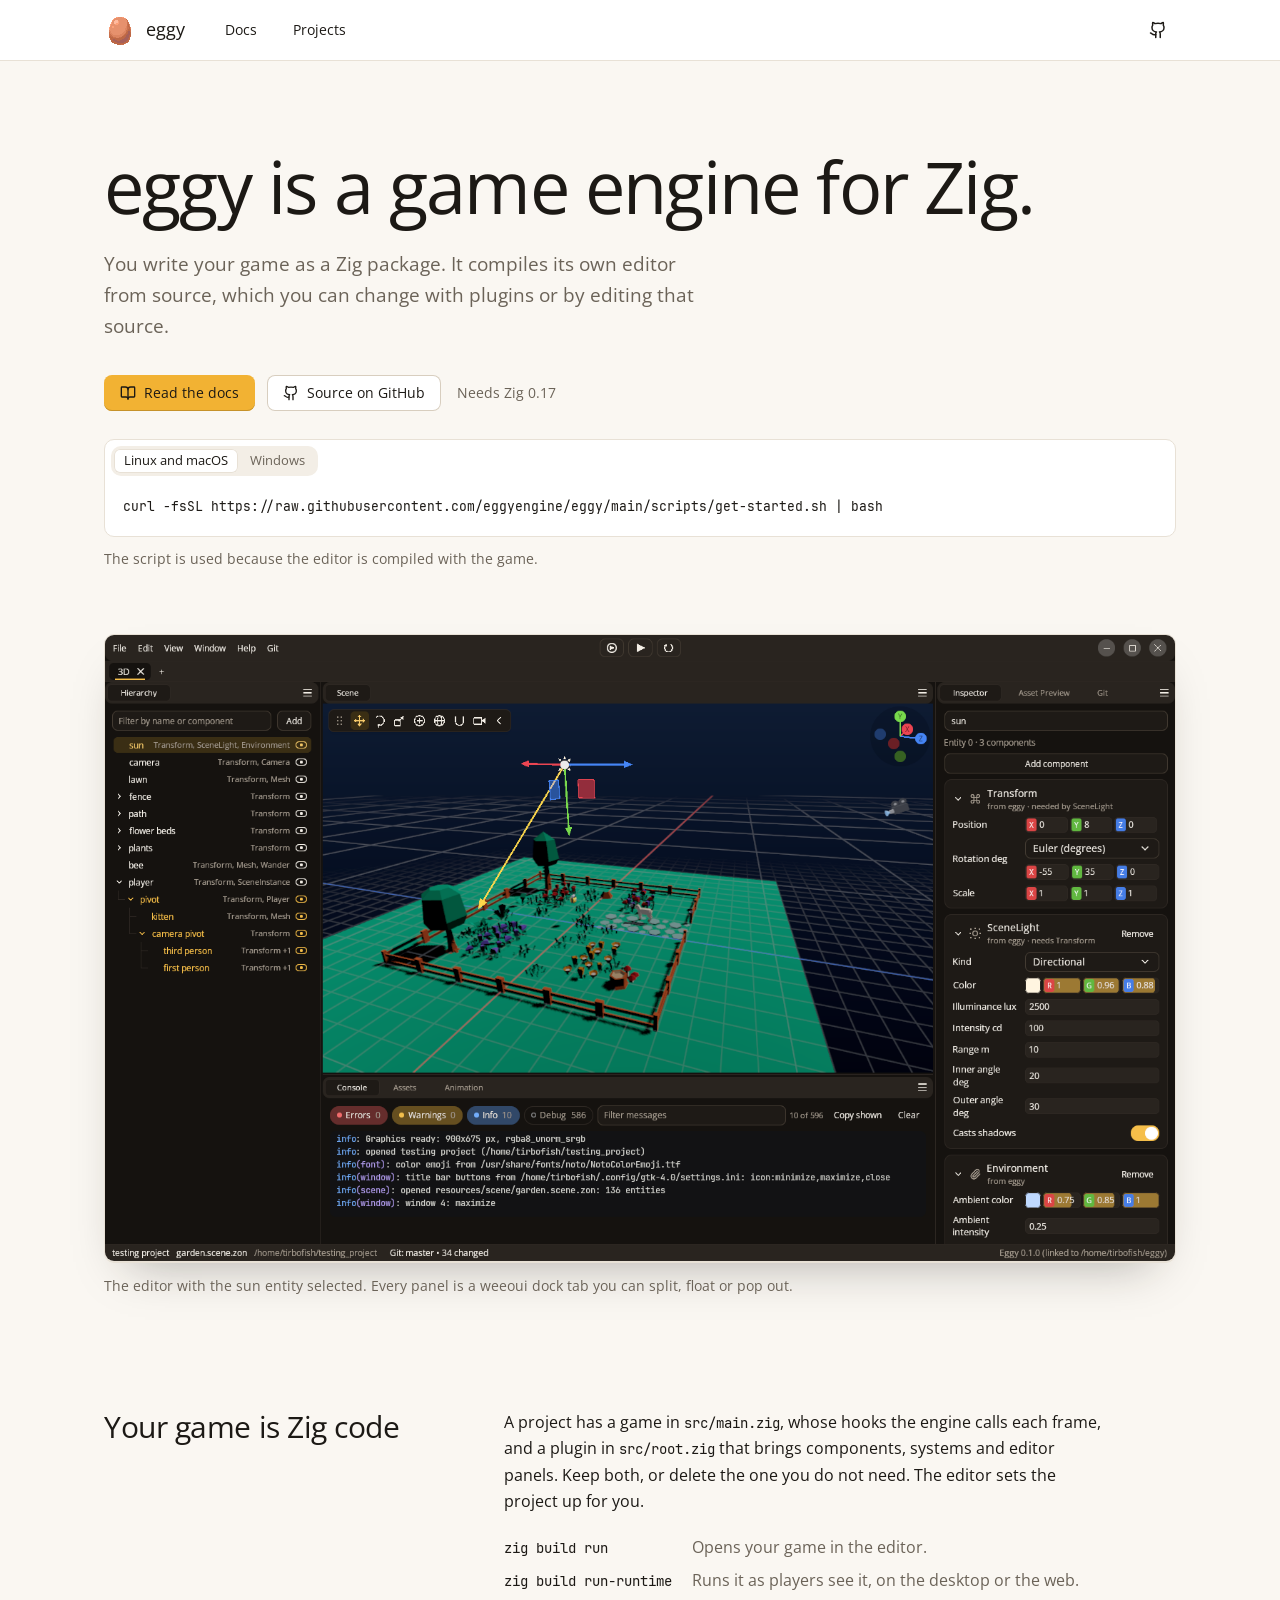
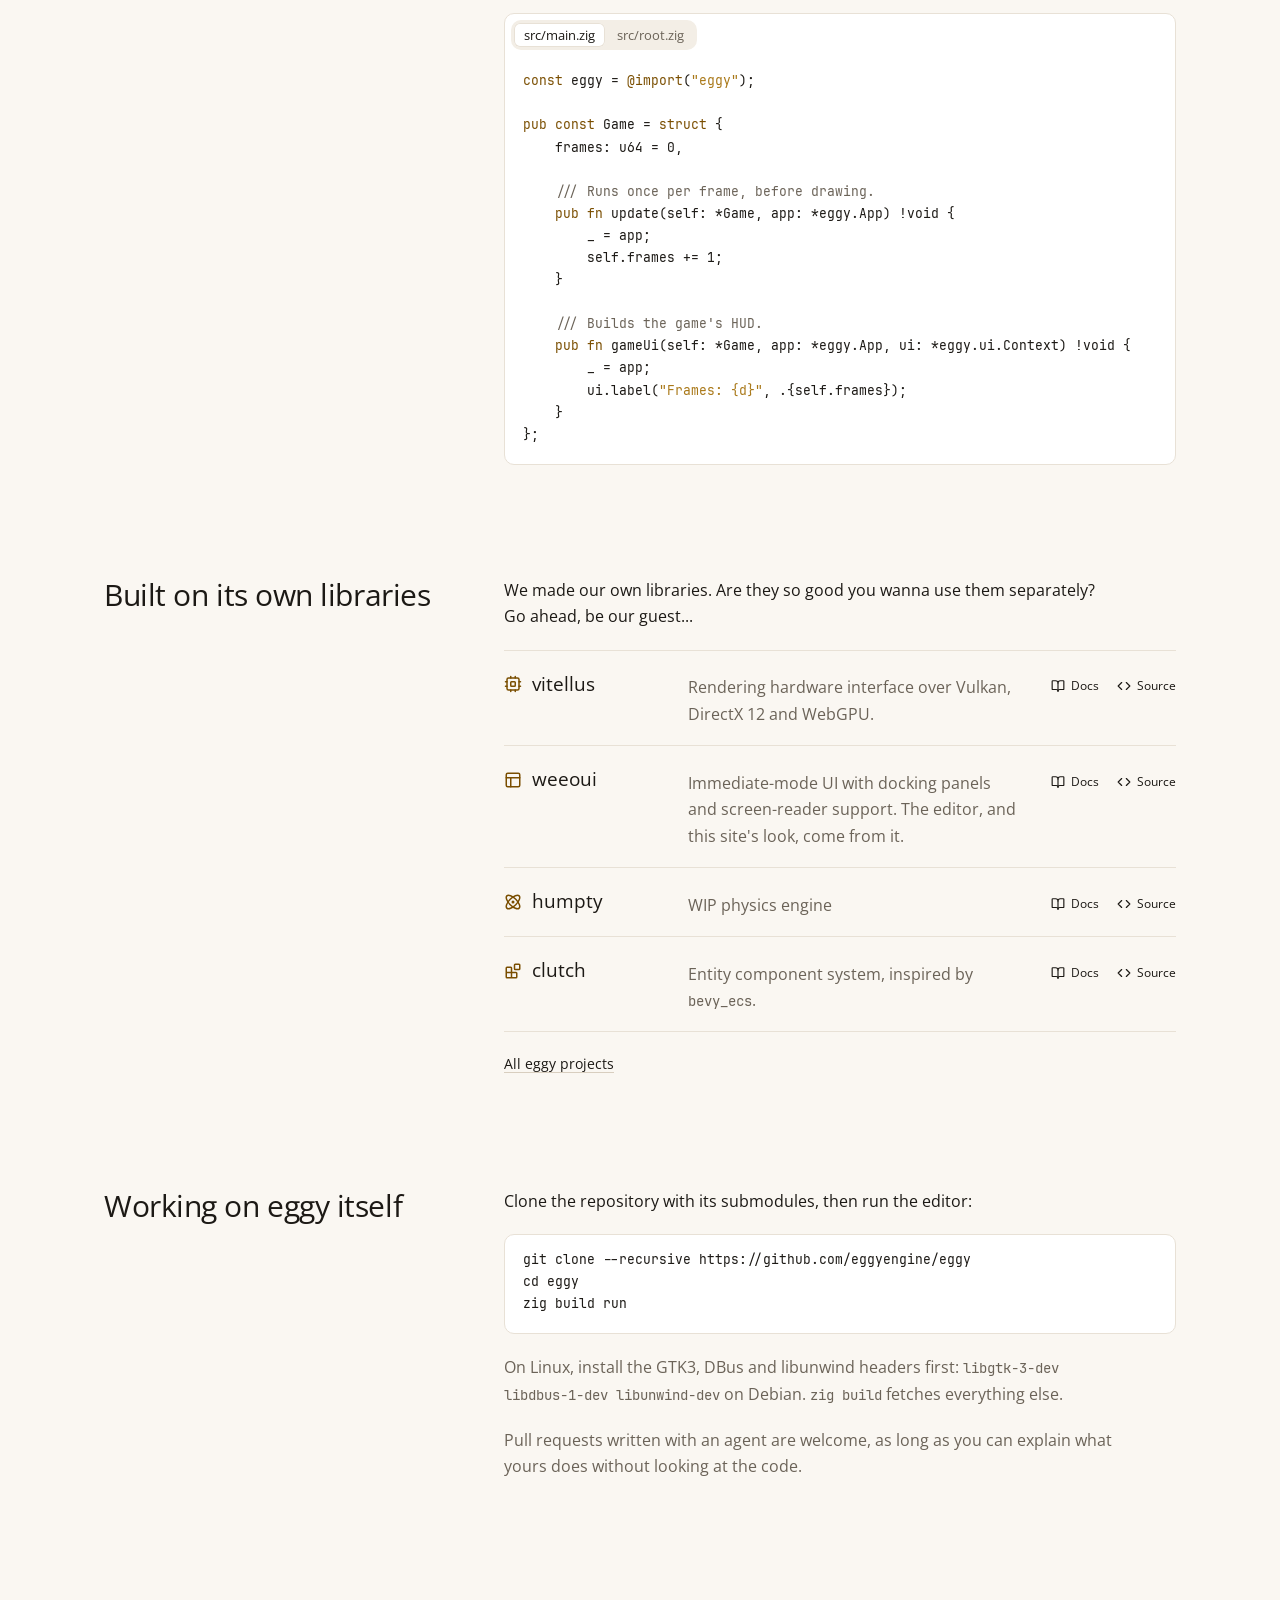
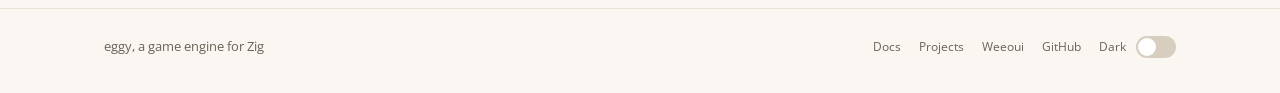
<file: index.html>
<!doctype html>
<html lang="en">
<head>
  <meta charset="utf-8">
  <meta name="viewport" content="width=device-width, initial-scale=1">
  <title>eggy: a game engine for Zig</title>
  <meta name="description" content="eggy is a game engine for Zig. Your game is a Zig package that compiles its own editor from source.">
  <meta name="theme-color" content="#faf7f2" media="(prefers-color-scheme: light)">
  <meta name="theme-color" content="#15120f" media="(prefers-color-scheme: dark)">
  <link rel="icon" href="assets/icon.svg" type="image/svg+xml">
  <link rel="apple-touch-icon" href="assets/icon.png">
  <link rel="preload" href="assets/fonts/OpenSans-Regular.ttf" as="font" type="font/ttf" crossorigin>
  <link rel="stylesheet" href="style.css">
  <script>
    // Apply a saved theme before first paint; with none saved, the page follows the system.
    try { const saved = localStorage.getItem('theme'); if (saved) document.documentElement.dataset.theme = saved; } catch {}
  </script>
</head>
<body>
  <svg class="sprite" aria-hidden="true">
    <symbol id="i-docs" viewBox="0 0 24 24"><path d="M12 7v14"/><path d="M3 18a1 1 0 0 1-1-1V4a1 1 0 0 1 1-1h5a4 4 0 0 1 4 4 4 4 0 0 1 4-4h5a1 1 0 0 1 1 1v13a1 1 0 0 1-1 1h-6a3 3 0 0 0-3 3 3 3 0 0 0-3-3z"/></symbol>
    <symbol id="i-source" viewBox="0 0 24 24"><path d="m16 18 6-6-6-6M8 6l-6 6 6 6"/></symbol>
    <symbol id="i-github" viewBox="0 0 24 24"><path d="M15 22v-4a4.8 4.8 0 0 0-1-3.5c3 0 6-2 6-5.5.08-1.25-.27-2.48-1-3.5.28-1.15.28-2.35 0-3.5 0 0-1 0-3 1.5-2.64-.5-5.36-.5-8 0C6 2 5 2 5 2c-.3 1.15-.3 2.35 0 3.5A5.4 5.4 0 0 0 4 9c0 3.5 3 5.5 6 5.5-.39.49-.68 1.05-.85 1.65-.17.6-.22 1.23-.15 1.85v4"/><path d="M9 18c-4.51 2-5-2-7-2"/></symbol>
    <symbol id="i-vitellus" viewBox="0 0 24 24"><rect width="16" height="16" x="4" y="4" rx="2"/><rect width="6" height="6" x="9" y="9" rx="1"/><path d="M15 2v2M15 20v2M2 15h2M2 9h2M20 15h2M20 9h2M9 2v2M9 20v2"/></symbol>
    <symbol id="i-weeoui" viewBox="0 0 24 24"><rect width="18" height="18" x="3" y="3" rx="2"/><path d="M3 9h18M9 21V9"/></symbol>
    <symbol id="i-humpty" viewBox="0 0 24 24"><circle cx="12" cy="12" r="1"/><path d="M20.2 20.2c2.04-2.03.02-7.36-4.5-11.9-4.54-4.52-9.87-6.54-11.9-4.5-2.04 2.03-.02 7.36 4.5 11.9 4.54 4.52 9.87 6.54 11.9 4.5Z"/><path d="M15.7 15.7c4.52-4.54 6.54-9.87 4.5-11.9-2.03-2.04-7.36-.02-11.9 4.5-4.52 4.54-6.54 9.87-4.5 11.9 2.03 2.04 7.36.02 11.9-4.5Z"/></symbol>
    <symbol id="i-clutch" viewBox="0 0 24 24"><rect width="7" height="7" x="14" y="3" rx="1"/><path d="M10 21V8a1 1 0 0 0-1-1H4a1 1 0 0 0-1 1v12a1 1 0 0 0 1 1h12a1 1 0 0 0 1-1v-5a1 1 0 0 0-1-1H3"/></symbol>
  </svg>
  <header class="titlebar">
    <div class="wrap">
      <a class="brand" href="index.html"><img src="assets/icon.svg" alt="" width="32" height="32">eggy</a>
      <nav aria-label="Main">
        <a class="btn btn-ghost" href="https://eggyengine.github.io/eggy/">Docs</a>
        <a class="btn btn-ghost" href="projects.html">Projects</a>
      </nav>
      <a class="btn btn-ghost btn-icon" href="https://github.com/eggyengine" aria-label="eggy on GitHub"><svg class="i" aria-hidden="true"><use href="#i-github"/></svg></a>
    </div>
  </header>

  <main>
    <section class="hero">
      <div class="wrap">
        <h1>eggy is a game engine for Zig.</h1>
        <p class="lead">You write your game as a Zig package. It compiles its own editor from source, which you can change with plugins or by editing that source.</p>
        <div class="actions">
          <a class="btn btn-default" href="https://eggyengine.github.io/eggy/"><svg class="i" aria-hidden="true"><use href="#i-docs"/></svg>Read the docs</a>
          <a class="btn btn-outline" href="https://github.com/eggyengine/eggy"><svg class="i" aria-hidden="true"><use href="#i-github"/></svg>Source on GitHub</a>
          <span class="note">Needs Zig 0.17</span>
        </div>
        <div class="code">
          <div class="tabs" role="tablist" aria-label="Get started">
            <button class="tab" role="tab" id="tab-sh" aria-controls="code-sh" aria-selected="true">Linux and macOS</button>
            <button class="tab" role="tab" id="tab-ps" aria-controls="code-ps" aria-selected="false" tabindex="-1">Windows</button>
          </div>
<pre id="code-sh" role="tabpanel" aria-labelledby="tab-sh" data-lang="sh">curl -fsSL https://raw.githubusercontent.com/eggyengine/eggy/main/scripts/get-started.sh | bash</pre>
<pre id="code-ps" role="tabpanel" aria-labelledby="tab-ps" data-lang="ps" hidden>irm https://raw.githubusercontent.com/eggyengine/eggy/main/scripts/get-started.ps1 | iex</pre>
        </div>
        <p class="note">The script is used because the editor is compiled with the game.</p>
        <figure class="shot">
          <img src="assets/editor.png" width="1280" height="800" alt="The eggy editor: a Hierarchy panel listing a Player entity, a Scene panel showing an orange cube on a grid with a move gizmo, and an Inspector panel editing the Player's Transform and Mesh components.">
          <figcaption>The editor with the sun entity selected. Every panel is a weeoui dock tab you can split, float or pop out.</figcaption>
        </figure>
      </div>
    </section>

    <section class="section" id="code">
      <div class="wrap">
        <h2>Your game is Zig code</h2>
        <div class="body">
          <p>A project has a game in <code>src/main.zig</code>, whose hooks the engine calls each frame, and a plugin in <code>src/root.zig</code> that brings components, systems and editor panels. Keep both, or delete the one you do not need. The editor sets the project up for you.</p>
          <dl class="commands">
            <dt><code>zig build run</code></dt><dd>Opens your game in the editor.</dd>
            <dt><code>zig build run-runtime</code></dt><dd>Runs it as players see it, on the desktop or the web.</dd>
          </dl>
          <div class="code">
            <div class="tabs" role="tablist" aria-label="Example files">
              <button class="tab" role="tab" id="tab-main" aria-controls="code-main" aria-selected="true">src/main.zig</button>
              <button class="tab" role="tab" id="tab-root" aria-controls="code-root" aria-selected="false" tabindex="-1">src/root.zig</button>
            </div>
<pre id="code-main" role="tabpanel" aria-labelledby="tab-main" data-lang="zig">const eggy = @import("eggy");

pub const Game = struct {
    frames: u64 = 0,

    /// Runs once per frame, before drawing.
    pub fn update(self: *Game, app: *eggy.App) !void {
        _ = app;
        self.frames += 1;
    }

    /// Builds the game's HUD.
    pub fn gameUi(self: *Game, app: *eggy.App, ui: *eggy.ui.Context) !void {
        _ = app;
        ui.label("Frames: {d}", .{self.frames});
    }
};</pre>
<pre id="code-root" role="tabpanel" aria-labelledby="tab-root" data-lang="zig" hidden>const std = @import("std");
const eggy = @import("eggy");
const ecs = eggy.ecs;

/// A component: an entity with one turns a little every frame.
pub const Spin = struct {
    speed: f32 = 0.001,
    turns: f32 = 0,
};

/// A system: turns every entity with a `Spin`.
fn spin(spinners: ecs.Query(.{*Spin})) !void {
    var iter = spinners;
    while (iter.next()) |view| {
        const turning = view.get(*Spin);
        turning.turns += turning.speed;
    }
}

pub const Plugin = struct {
    pub const components = .{Spin};

    pub fn init(gpa: std.mem.Allocator, app: *eggy.App) !Plugin {
        _ = gpa;
        app.world.addSchedule(ecs.Schedule(.Update, .{spin}));
        _ = try app.world.spawn(.{Spin{}});
        return .{};
    }
};</pre>
          </div>
        </div>
      </div>
    </section>

    <section class="section" id="libraries">
      <div class="wrap">
        <h2>Built on its own libraries</h2>
        <div class="body">
          <p>We made our own libraries. Are they so good you wanna use them separately? Go ahead, be our guest...</p>
          <ul class="projects">
            <li>
              <h3><svg class="i" aria-hidden="true"><use href="#i-vitellus"/></svg>vitellus</h3>
              <p>Rendering hardware interface over Vulkan, DirectX 12 and WebGPU.</p>
              <div class="links"><a class="btn btn-ghost btn-sm" href="https://eggyengine.github.io/vitellus/"><svg class="i" aria-hidden="true"><use href="#i-docs"/></svg>Docs</a><a class="btn btn-ghost btn-sm" href="https://github.com/eggyengine/vitellus"><svg class="i" aria-hidden="true"><use href="#i-source"/></svg>Source</a></div>
            </li>
            <li>
              <h3><svg class="i" aria-hidden="true"><use href="#i-weeoui"/></svg>weeoui</h3>
              <p>Immediate-mode UI with docking panels and screen-reader support. The editor, and this site's look, come from it.</p>
              <div class="links"><a class="btn btn-ghost btn-sm" href="https://eggyengine.github.io/weeoui/"><svg class="i" aria-hidden="true"><use href="#i-docs"/></svg>Docs</a><a class="btn btn-ghost btn-sm" href="https://github.com/eggyengine/weeoui"><svg class="i" aria-hidden="true"><use href="#i-source"/></svg>Source</a></div>
            </li>
            <li>
              <h3><svg class="i" aria-hidden="true"><use href="#i-humpty"/></svg>humpty</h3>
              <p>WIP physics engine</p>
              <div class="links"><a class="btn btn-ghost btn-sm" href="https://eggyengine.github.io/humpty/"><svg class="i" aria-hidden="true"><use href="#i-docs"/></svg>Docs</a><a class="btn btn-ghost btn-sm" href="https://github.com/eggyengine/humpty"><svg class="i" aria-hidden="true"><use href="#i-source"/></svg>Source</a></div>
            </li>
            <li>
              <h3><svg class="i" aria-hidden="true"><use href="#i-clutch"/></svg>clutch</h3>
              <p>Entity component system, inspired by <code>bevy_ecs</code>. </p>
              <div class="links"><a class="btn btn-ghost btn-sm" href="https://eggyengine.github.io/clutch/"><svg class="i" aria-hidden="true"><use href="#i-docs"/></svg>Docs</a><a class="btn btn-ghost btn-sm" href="https://github.com/eggyengine/clutch"><svg class="i" aria-hidden="true"><use href="#i-source"/></svg>Source</a></div>
            </li>
          </ul>
          <p class="more"><a href="projects.html">All eggy projects</a></p>
        </div>
      </div>
    </section>

    <section class="section" id="contributing">
      <div class="wrap">
        <h2>Working on eggy itself</h2>
        <div class="body">
          <p>Clone the repository with its submodules, then run the editor:</p>
          <div class="code">
<pre data-lang="sh">git clone --recursive https://github.com/eggyengine/eggy
cd eggy
zig build run</pre>
          </div>
          <p class="muted">On Linux, install the GTK3, DBus and libunwind headers first: <code>libgtk-3-dev libdbus-1-dev libunwind-dev</code> on Debian. <code>zig build</code> fetches everything else.</p>
          <p class="muted">Pull requests written with an agent are welcome, as long as you can explain what yours does without looking at the code.</p>
        </div>
      </div>
    </section>
  </main>

  <footer class="site-footer">
    <div class="wrap">
      <span>eggy, a game engine for Zig</span>
      <nav aria-label="Footer">
        <a class="btn btn-ghost btn-sm" href="https://eggyengine.github.io/eggy/">Docs</a>
        <a class="btn btn-ghost btn-sm" href="projects.html">Projects</a>
        <a class="btn btn-ghost btn-sm" href="https://eggyengine.github.io/weeoui/">Weeoui</a>
        <a class="btn btn-ghost btn-sm" href="https://github.com/eggyengine">GitHub</a>
        <button class="toggle" id="theme-toggle" role="switch" aria-checked="false" aria-label="Dark theme">
          <span class="label">Dark</span><span class="track"></span>
        </button>
      </nav>
    </div>
  </footer>

  <script src="site.js"></script>
</body>
</html>
</file>
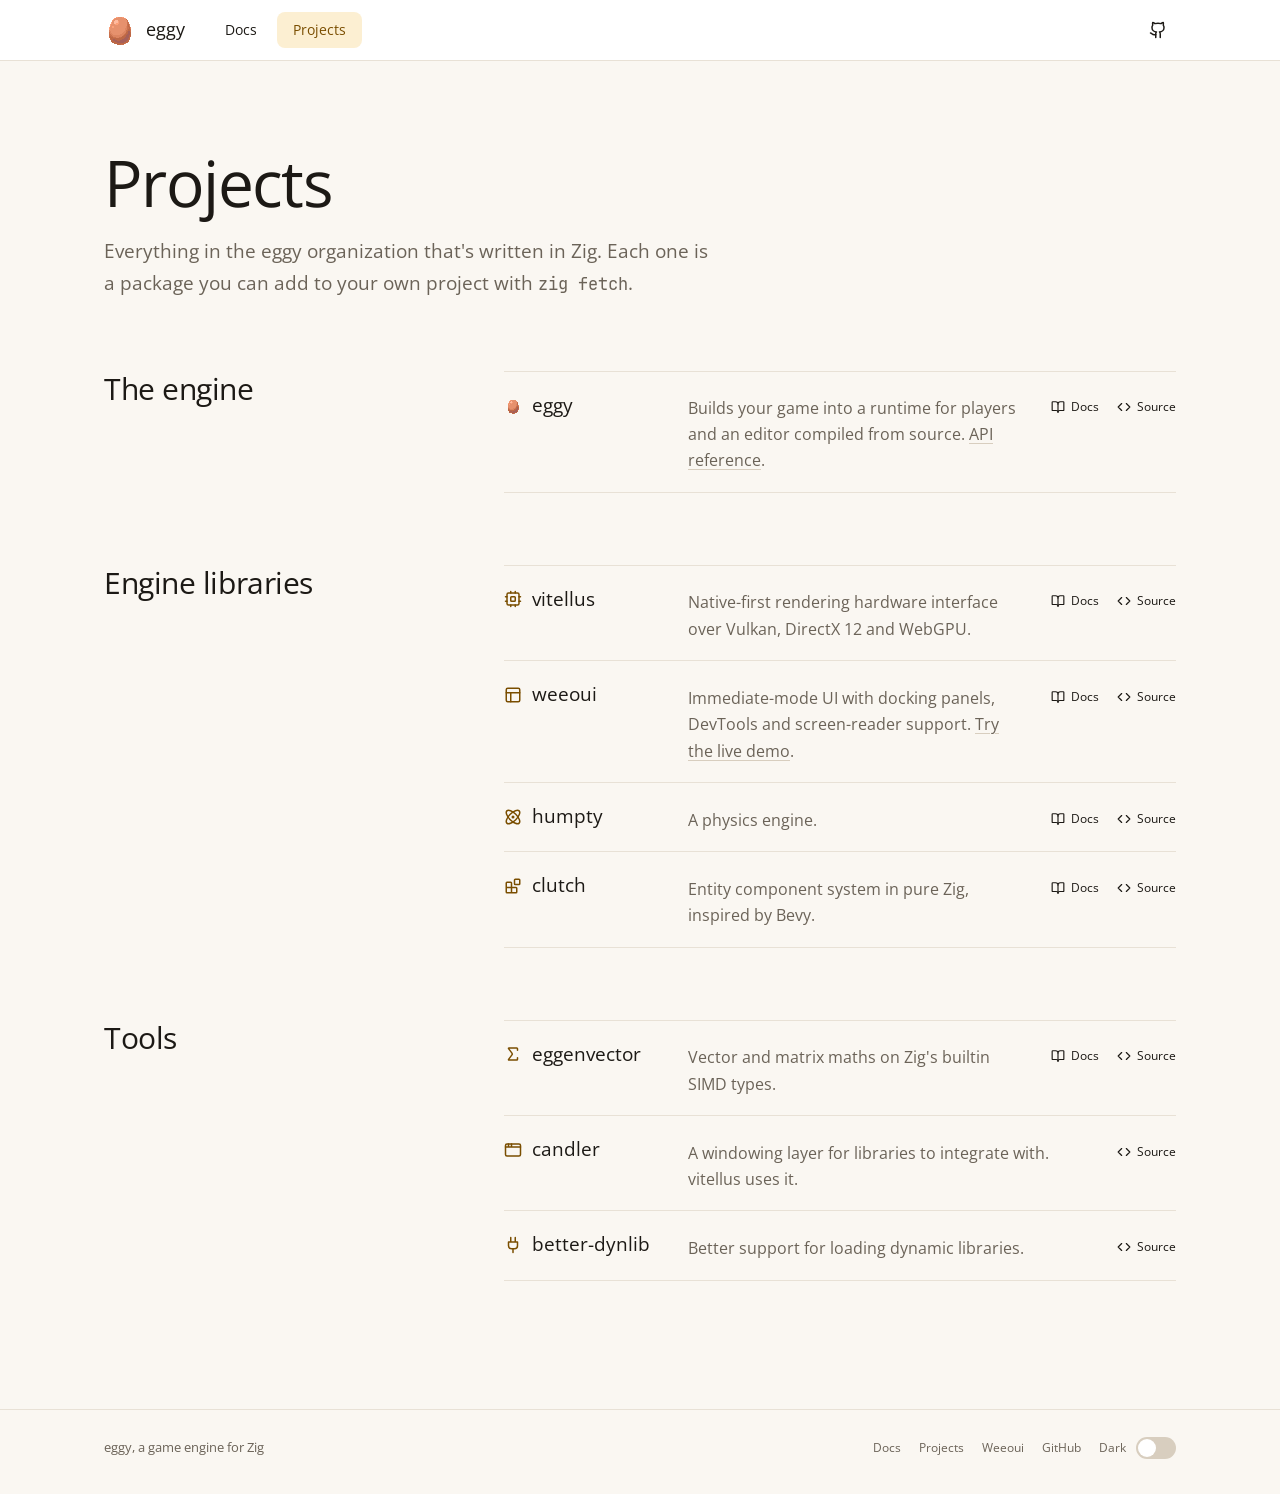
<file: projects.html>
<!doctype html>
<html lang="en">
<head>
  <meta charset="utf-8">
  <meta name="viewport" content="width=device-width, initial-scale=1">
  <title>Projects: eggy</title>
  <meta name="description" content="Every Zig project in the eggy organization: the engine, its libraries, and the tools around them.">
  <meta name="theme-color" content="#faf7f2" media="(prefers-color-scheme: light)">
  <meta name="theme-color" content="#15120f" media="(prefers-color-scheme: dark)">
  <link rel="icon" href="assets/icon.svg" type="image/svg+xml">
  <link rel="apple-touch-icon" href="assets/icon.png">
  <link rel="preload" href="assets/fonts/OpenSans-Regular.ttf" as="font" type="font/ttf" crossorigin>
  <link rel="stylesheet" href="style.css">
  <script>
    // Apply a saved theme before first paint; with none saved, the page follows the system.
    try { const saved = localStorage.getItem('theme'); if (saved) document.documentElement.dataset.theme = saved; } catch {}
  </script>
</head>
<body>
  <svg class="sprite" aria-hidden="true">
    <symbol id="i-docs" viewBox="0 0 24 24"><path d="M12 7v14"/><path d="M3 18a1 1 0 0 1-1-1V4a1 1 0 0 1 1-1h5a4 4 0 0 1 4 4 4 4 0 0 1 4-4h5a1 1 0 0 1 1 1v13a1 1 0 0 1-1 1h-6a3 3 0 0 0-3 3 3 3 0 0 0-3-3z"/></symbol>
    <symbol id="i-source" viewBox="0 0 24 24"><path d="m16 18 6-6-6-6M8 6l-6 6 6 6"/></symbol>
    <symbol id="i-github" viewBox="0 0 24 24"><path d="M15 22v-4a4.8 4.8 0 0 0-1-3.5c3 0 6-2 6-5.5.08-1.25-.27-2.48-1-3.5.28-1.15.28-2.35 0-3.5 0 0-1 0-3 1.5-2.64-.5-5.36-.5-8 0C6 2 5 2 5 2c-.3 1.15-.3 2.35 0 3.5A5.4 5.4 0 0 0 4 9c0 3.5 3 5.5 6 5.5-.39.49-.68 1.05-.85 1.65-.17.6-.22 1.23-.15 1.85v4"/><path d="M9 18c-4.51 2-5-2-7-2"/></symbol>
    <symbol id="i-vitellus" viewBox="0 0 24 24"><rect width="16" height="16" x="4" y="4" rx="2"/><rect width="6" height="6" x="9" y="9" rx="1"/><path d="M15 2v2M15 20v2M2 15h2M2 9h2M20 15h2M20 9h2M9 2v2M9 20v2"/></symbol>
    <symbol id="i-weeoui" viewBox="0 0 24 24"><rect width="18" height="18" x="3" y="3" rx="2"/><path d="M3 9h18M9 21V9"/></symbol>
    <symbol id="i-humpty" viewBox="0 0 24 24"><circle cx="12" cy="12" r="1"/><path d="M20.2 20.2c2.04-2.03.02-7.36-4.5-11.9-4.54-4.52-9.87-6.54-11.9-4.5-2.04 2.03-.02 7.36 4.5 11.9 4.54 4.52 9.87 6.54 11.9 4.5Z"/><path d="M15.7 15.7c4.52-4.54 6.54-9.87 4.5-11.9-2.03-2.04-7.36-.02-11.9 4.5-4.52 4.54-6.54 9.87-4.5 11.9 2.03 2.04 7.36.02 11.9-4.5Z"/></symbol>
    <symbol id="i-clutch" viewBox="0 0 24 24"><rect width="7" height="7" x="14" y="3" rx="1"/><path d="M10 21V8a1 1 0 0 0-1-1H4a1 1 0 0 0-1 1v12a1 1 0 0 0 1 1h12a1 1 0 0 0 1-1v-5a1 1 0 0 0-1-1H3"/></symbol>
    <symbol id="i-eggenvector" viewBox="0 0 24 24"><path d="M18 7V5a1 1 0 0 0-1-1H6.5a.5.5 0 0 0-.4.8l4.5 6a2 2 0 0 1 0 2.4l-4.5 6a.5.5 0 0 0 .4.8H17a1 1 0 0 0 1-1v-2"/></symbol>
    <symbol id="i-candler" viewBox="0 0 24 24"><rect x="2" y="4" width="20" height="16" rx="2"/><path d="M10 4v4M2 8h20M6 4v4"/></symbol>
    <symbol id="i-better-dynlib" viewBox="0 0 24 24"><path d="M12 22v-5M9 8V2M15 8V2M18 8v5a4 4 0 0 1-4 4h-4a4 4 0 0 1-4-4V8Z"/></symbol>
  </svg>
  <header class="titlebar">
    <div class="wrap">
      <a class="brand" href="index.html"><img src="assets/icon.svg" alt="" width="32" height="32">eggy</a>
      <nav aria-label="Main">
        <a class="btn btn-ghost" href="https://eggyengine.github.io/eggy/">Docs</a>
        <a class="btn btn-ghost" href="projects.html" aria-current="page">Projects</a>
      </nav>
      <a class="btn btn-ghost btn-icon" href="https://github.com/eggyengine" aria-label="eggy on GitHub"><svg class="i" aria-hidden="true"><use href="#i-github"/></svg></a>
    </div>
  </header>

  <main>
    <section class="page-head">
      <div class="wrap">
        <h1>Projects</h1>
        <p class="lead">Everything in the eggy organization that's written in Zig. Each one is a package you can add to your own project with <code>zig fetch</code>.</p>
      </div>
    </section>

    <section class="section">
      <div class="wrap">
        <h2>The engine</h2>
        <div class="body">
          <ul class="projects">
            <li>
              <h3><img class="i" src="assets/icon.svg" alt="" width="16" height="16">eggy</h3>
              <p>Builds your game into a runtime for players and an editor compiled from source. <a href="https://eggyengine.github.io/eggy/api/">API reference</a>.</p>
              <div class="links"><a class="btn btn-ghost btn-sm" href="https://eggyengine.github.io/eggy/"><svg class="i" aria-hidden="true"><use href="#i-docs"/></svg>Docs</a><a class="btn btn-ghost btn-sm" href="https://github.com/eggyengine/eggy"><svg class="i" aria-hidden="true"><use href="#i-source"/></svg>Source</a></div>
            </li>
          </ul>
        </div>
      </div>
    </section>

    <section class="section">
      <div class="wrap">
        <h2>Engine libraries</h2>
        <div class="body">
          <ul class="projects">
            <li>
              <h3><svg class="i" aria-hidden="true"><use href="#i-vitellus"/></svg>vitellus</h3>
              <p>Native-first rendering hardware interface over Vulkan, DirectX 12 and WebGPU.</p>
              <div class="links"><a class="btn btn-ghost btn-sm" href="https://eggyengine.github.io/vitellus/"><svg class="i" aria-hidden="true"><use href="#i-docs"/></svg>Docs</a><a class="btn btn-ghost btn-sm" href="https://github.com/eggyengine/vitellus"><svg class="i" aria-hidden="true"><use href="#i-source"/></svg>Source</a></div>
            </li>
            <li>
              <h3><svg class="i" aria-hidden="true"><use href="#i-weeoui"/></svg>weeoui</h3>
              <p>Immediate-mode UI with docking panels, DevTools and screen-reader support. <a href="https://eggyengine.github.io/weeoui/demo/">Try the live demo</a>.</p>
              <div class="links"><a class="btn btn-ghost btn-sm" href="https://eggyengine.github.io/weeoui/"><svg class="i" aria-hidden="true"><use href="#i-docs"/></svg>Docs</a><a class="btn btn-ghost btn-sm" href="https://github.com/eggyengine/weeoui"><svg class="i" aria-hidden="true"><use href="#i-source"/></svg>Source</a></div>
            </li>
            <li>
              <h3><svg class="i" aria-hidden="true"><use href="#i-humpty"/></svg>humpty</h3>
              <p>A physics engine.</p>
              <div class="links"><a class="btn btn-ghost btn-sm" href="https://eggyengine.github.io/humpty/"><svg class="i" aria-hidden="true"><use href="#i-docs"/></svg>Docs</a><a class="btn btn-ghost btn-sm" href="https://github.com/eggyengine/humpty"><svg class="i" aria-hidden="true"><use href="#i-source"/></svg>Source</a></div>
            </li>
            <li>
              <h3><svg class="i" aria-hidden="true"><use href="#i-clutch"/></svg>clutch</h3>
              <p>Entity component system in pure Zig, inspired by Bevy.</p>
              <div class="links"><a class="btn btn-ghost btn-sm" href="https://eggyengine.github.io/clutch/"><svg class="i" aria-hidden="true"><use href="#i-docs"/></svg>Docs</a><a class="btn btn-ghost btn-sm" href="https://github.com/eggyengine/clutch"><svg class="i" aria-hidden="true"><use href="#i-source"/></svg>Source</a></div>
            </li>
          </ul>
        </div>
      </div>
    </section>

    <section class="section">
      <div class="wrap">
        <h2>Tools</h2>
        <div class="body">
          <ul class="projects">
            <li>
              <h3><svg class="i" aria-hidden="true"><use href="#i-eggenvector"/></svg>eggenvector</h3>
              <p>Vector and matrix maths on Zig's builtin SIMD types.</p>
              <div class="links"><a class="btn btn-ghost btn-sm" href="https://eggyengine.github.io/eggenvector/"><svg class="i" aria-hidden="true"><use href="#i-docs"/></svg>Docs</a><a class="btn btn-ghost btn-sm" href="https://github.com/eggyengine/eggenvector"><svg class="i" aria-hidden="true"><use href="#i-source"/></svg>Source</a></div>
            </li>
            <li>
              <h3><svg class="i" aria-hidden="true"><use href="#i-candler"/></svg>candler</h3>
              <p>A windowing layer for libraries to integrate with. vitellus uses it.</p>
              <div class="links"><a class="btn btn-ghost btn-sm" href="https://github.com/eggyengine/candler"><svg class="i" aria-hidden="true"><use href="#i-source"/></svg>Source</a></div>
            </li>
            <li>
              <h3><svg class="i" aria-hidden="true"><use href="#i-better-dynlib"/></svg>better-dynlib</h3>
              <p>Better support for loading dynamic libraries.</p>
              <div class="links"><a class="btn btn-ghost btn-sm" href="https://github.com/eggyengine/better-dynlib"><svg class="i" aria-hidden="true"><use href="#i-source"/></svg>Source</a></div>
            </li>
          </ul>
        </div>
      </div>
    </section>
  </main>

  <footer class="site-footer">
    <div class="wrap">
      <span>eggy, a game engine for Zig</span>
      <nav aria-label="Footer">
        <a class="btn btn-ghost btn-sm" href="https://eggyengine.github.io/eggy/">Docs</a>
        <a class="btn btn-ghost btn-sm" href="projects.html">Projects</a>
        <a class="btn btn-ghost btn-sm" href="https://eggyengine.github.io/weeoui/">Weeoui</a>
        <a class="btn btn-ghost btn-sm" href="https://github.com/eggyengine">GitHub</a>
        <button class="toggle" id="theme-toggle" role="switch" aria-checked="false" aria-label="Dark theme">
          <span class="label">Dark</span><span class="track"></span>
        </button>
      </nav>
    </div>
  </footer>

  <script src="site.js"></script>
</body>
</html>
</file>
<file: style.css>
/* The weeoui "Yolk" theme (eggy/src/weeoui/src/types.zig), as CSS custom properties. */
@font-face {
  font-family: "Open Sans";
  src: url("assets/fonts/OpenSans-Regular.ttf") format("truetype");
  font-display: swap;
}
@font-face {
  font-family: "JetBrains Mono";
  src: url("assets/fonts/JetBrainsMono-Regular.ttf") format("truetype");
  font-display: swap;
}

:root {
  --background: #faf7f2;
  --foreground: #1c1915;
  --card: #ffffff;
  --primary: #f2b233;
  --primary-foreground: #1c1915;
  --secondary: #f3eee6;
  --muted: #f3eee6;
  --muted-foreground: #6b6358;
  --accent: #fcefd2;
  --accent-foreground: #7a4e00;
  --border: #e8e1d6;
  --input: #d8cebf;
  --ring: #e6a019;

  --radius: 10px;
  --radius-sm: calc(var(--radius) * 0.6);
  --radius-md: calc(var(--radius) * 0.8);
  --radius-lg: var(--radius);

  /* weeoui's control text sizes; prose on the site is set larger for reading. */
  --ui-text: 14px;
  --ui-text-sm: 13px;
  --measure: 38rem;
  color-scheme: light;
}

@media (prefers-color-scheme: dark) {
  :root:not([data-theme="light"]) {
    --background: #15120f;
    --foreground: #f3eee6;
    --card: #1e1a16;
    --primary: #f5be4a;
    --primary-foreground: #1a1611;
    --secondary: #29241f;
    --muted: #29241f;
    --muted-foreground: #a69c8f;
    --accent: #3a2e14;
    --accent-foreground: #f5c969;
    --border: #2e2823;
    --input: #433b32;
    --ring: #f5be4a;
    color-scheme: dark;
  }
}
:root[data-theme="dark"] {
  --background: #15120f;
  --foreground: #f3eee6;
  --card: #1e1a16;
  --primary: #f5be4a;
  --primary-foreground: #1a1611;
  --secondary: #29241f;
  --muted: #29241f;
  --muted-foreground: #a69c8f;
  --accent: #3a2e14;
  --accent-foreground: #f5c969;
  --border: #2e2823;
  --input: #433b32;
  --ring: #f5be4a;
  color-scheme: dark;
}

* { box-sizing: border-box; }

/* Scroll thumbs in muted_foreground over the border color, as scroll.zig draws them. */
html { -webkit-text-size-adjust: 100%; scrollbar-color: var(--muted-foreground) var(--border); }

body {
  margin: 0;
  background: var(--background);
  color: var(--foreground);
  font: 16px/1.65 "Open Sans", system-ui, sans-serif;
}

/* weeoui renders a single regular weight; hierarchy comes from size and colour. */
h1, h2, h3 { font-weight: 400; margin: 0; text-wrap: balance; }
p { margin: 0; }
a { color: inherit; text-decoration: underline; text-decoration-color: var(--input); text-underline-offset: 3px; }
a:hover { text-decoration-color: currentColor; }
code, pre { font-family: "JetBrains Mono", ui-monospace, monospace; font-size: 0.875em; }

:focus-visible { outline: 2px solid var(--ring); outline-offset: 2px; border-radius: var(--radius-sm); }
::selection { background: color-mix(in srgb, var(--ring) 35%, transparent); }

/* The logo is pixel art: keep its pixels square at every size. */
img[src$="icon.svg"], img[src$="icon.png"] { image-rendering: pixelated; }

.wrap { max-width: 1120px; margin: 0 auto; padding: 0 24px; }

/* Menu bar, like weeoui's menubar: ghost triggers at the default button size. */
.titlebar { background: var(--card); border-bottom: 1px solid var(--border); }
.titlebar .wrap { display: flex; align-items: center; gap: 4px; height: 60px; }
.brand { display: flex; align-items: center; gap: 10px; margin-right: 20px; font-size: 18px; text-decoration: none; }
.brand img { width: 32px; height: 32px; }
.titlebar nav { display: flex; gap: 4px; flex: 1; min-width: 0; }

/* Buttons: shadcn variants, drawn as weeoui's button.zig draws them. */
.btn {
  display: inline-flex;
  align-items: center;
  justify-content: center;
  gap: 8px;
  height: 36px;
  padding: 0 16px;
  border: 0;
  border-radius: var(--radius-md);
  background: transparent;
  color: var(--foreground);
  font: inherit;
  font-size: var(--ui-text);
  line-height: 1;
  white-space: nowrap;
  text-decoration: none;
  cursor: pointer;
}
.btn svg { width: 16px; height: 16px; flex: none; }
.btn-sm { height: 28px; padding: 0 8px; font-size: 12px; }
.btn-icon { width: 36px; padding: 0; }
.btn-icon svg { width: 18px; height: 18px; }
/* The darker 1px lip under the fill gives the flat button some depth. */
.btn-default {
  background: var(--primary);
  color: var(--primary-foreground);
  box-shadow: inset 0 -1px 0 color-mix(in srgb, var(--primary) 82%, black);
}
.btn-default:hover { background: color-mix(in srgb, var(--primary) 92%, black); }
.btn-outline { background: var(--card); box-shadow: inset 0 0 0 1px var(--input); }
.btn-outline:hover, .btn-ghost:hover { background: var(--accent); color: var(--accent-foreground); }
.btn-ghost[aria-current="page"] { background: var(--accent); color: var(--accent-foreground); }

/* Hero: a plain statement, then the editor itself. */
.hero { padding: 88px 0 0; }
.hero h1 { font-size: clamp(40px, 6.4vw, 72px); line-height: 1.05; letter-spacing: -0.025em; max-width: 14em; }
.hero .lead { margin-top: 24px; max-width: var(--measure); font-size: 19px; color: var(--muted-foreground); }
.actions { display: flex; flex-wrap: wrap; align-items: center; gap: 8px 12px; margin-top: 32px; }
.note { font-size: var(--ui-text); color: var(--muted-foreground); }
.actions .note { padding: 0 4px; }
.hero .code { margin-top: 28px; }
.hero .code + .note { margin-top: 10px; }

.shot { margin: 64px 0 0; }
.shot img {
  display: block;
  width: 100%;
  height: auto;
  border-radius: var(--radius-lg);
  border: 1px solid var(--border);
  box-shadow: 0 1px 0 var(--border), 0 24px 48px -24px rgb(28 25 21 / 0.35);
}
.shot figcaption { margin-top: 12px; font-size: var(--ui-text); color: var(--muted-foreground); }

/* Sections share one rhythm: a heading column beside the content on wide screens. */
.section { padding: 112px 0 0; }
.section > .wrap { display: grid; grid-template-columns: minmax(0, 1fr) minmax(0, 2fr); gap: 24px 64px; }
.section h2 { font-size: 30px; line-height: 1.2; letter-spacing: -0.015em; }
.section .body { display: grid; gap: 20px; max-width: 46rem; }
.section .body > p { max-width: var(--measure); }
.muted { color: var(--muted-foreground); }

/* Code: a card with a weeoui tab strip (dock.zig: a muted track holding card-coloured tabs). */
.code { background: var(--card); border: 1px solid var(--border); border-radius: var(--radius-lg); overflow: hidden; }
.code .tabs { display: flex; gap: 2px; padding: 3px; margin: 6px; background: var(--muted); border-radius: var(--radius-lg); width: fit-content; max-width: calc(100% - 12px); overflow-x: auto; }
.code .tab {
  height: 24px;
  padding: 0 10px;
  border: 0;
  border-radius: var(--radius-sm);
  background: transparent;
  color: var(--muted-foreground);
  font: inherit;
  font-size: var(--ui-text-sm);
  white-space: nowrap;
  cursor: pointer;
}
.code .tab:hover { color: var(--foreground); }
.code .tab[aria-selected="true"] { background: var(--card); color: var(--foreground); box-shadow: inset 0 0 0 1px var(--border); }
.code pre { margin: 0; padding: 14px 18px 18px; font-size: 13px; line-height: 1.7; overflow-x: auto; scrollbar-width: thin; }
.code pre[hidden] { display: none; }
.tok-k { color: var(--accent-foreground); }
.tok-s { color: color-mix(in srgb, var(--ring) 70%, var(--foreground)); }
.tok-c { color: var(--muted-foreground); }

.commands { display: grid; grid-template-columns: max-content 1fr; gap: 6px 20px; margin: 0; }
.commands dt code { color: var(--foreground); }
.commands dd { margin: 0; color: var(--muted-foreground); }

/* Project list: one row per package, name beside what it does, links at the end. */
.projects { list-style: none; margin: 0; padding: 0; border-top: 1px solid var(--border); }
.projects li { display: grid; grid-template-columns: 10rem minmax(0, 1fr) auto; gap: 4px 24px; align-items: baseline; padding: 18px 0; border-bottom: 1px solid var(--border); }
.projects h3 { font-size: 19px; }
.projects p { color: var(--muted-foreground); }
.projects .links { display: flex; gap: 2px; margin-right: -8px; }
.more { font-size: var(--ui-text); }

/* Projects page */
.page-head { padding: 88px 0 0; }
.page-head h1 { font-size: clamp(40px, 6vw, 64px); line-height: 1.05; letter-spacing: -0.025em; }
.page-head .lead { margin-top: 20px; max-width: var(--measure); font-size: 19px; color: var(--muted-foreground); }
.page-head ~ .section { padding-top: 72px; }

/* Theme switch: the toggle.zig switch, a 40x22 track with an 18px white knob. */
.toggle {
  display: inline-flex;
  align-items: center;
  gap: 10px;
  height: 28px;
  padding: 0 4px 0 8px;
  border: 0;
  border-radius: var(--radius-md);
  background: transparent;
  color: var(--muted-foreground);
  font: inherit;
  font-size: 12px;
  cursor: pointer;
}
.toggle:hover { background: var(--accent); color: var(--accent-foreground); }
.toggle .track { position: relative; width: 40px; height: 22px; border-radius: 11px; background: var(--input); transition: background 0.15s; }
.toggle .track::after {
  content: "";
  position: absolute;
  top: 2px;
  left: 2px;
  width: 18px;
  height: 18px;
  border-radius: 9px;
  background: #fff;
  transition: transform 0.15s;
}
.toggle[aria-checked="true"] .track { background: var(--primary); }
.toggle[aria-checked="true"] .track::after { transform: translateX(18px); }

.site-footer { margin-top: 128px; border-top: 1px solid var(--border); padding: 24px 0 32px; }
.site-footer .wrap { display: flex; justify-content: space-between; align-items: center; gap: 16px; flex-wrap: wrap; font-size: var(--ui-text-sm); color: var(--muted-foreground); }
.site-footer nav { display: flex; align-items: center; gap: 2px; margin-right: -4px; flex-wrap: wrap; }
.site-footer .btn { color: var(--muted-foreground); }

@media (prefers-reduced-motion: reduce) {
  .toggle .track, .toggle .track::after { transition: none; }
}

@media (max-width: 860px) {
  .section { padding-top: 80px; }
  .section > .wrap { grid-template-columns: minmax(0, 1fr); }
  .projects li { grid-template-columns: minmax(0, 1fr) auto; }
  .projects li p { grid-column: 1 / -1; grid-row: 2; }
}

@media (max-width: 560px) {
  .wrap { padding: 0 16px; }
  .hero, .page-head { padding-top: 48px; }
  .hero .lead, .page-head .lead { font-size: 17px; }
  .shot { margin-top: 40px; margin-right: -16px; }
  .shot img { border-radius: var(--radius-lg) 0 0 var(--radius-lg); border-right: 0; }
  .brand { margin-right: 8px; }
  .commands { grid-template-columns: minmax(0, 1fr); }
  .commands dd { margin-bottom: 8px; }
}

/* Icons: Lucide, as weeoui ships them, drawn from a sprite at the top of each page. */
.sprite { display: none; }
.i { width: 16px; height: 16px; flex: none; fill: none; stroke: currentColor; stroke-width: 2; stroke-linecap: round; stroke-linejoin: round; }
.btn-sm .i { width: 14px; height: 14px; }
.btn-icon .i { width: 18px; height: 18px; }
.projects h3 { display: flex; align-items: center; gap: 10px; }
.projects h3 .i { width: 18px; height: 18px; color: var(--accent-foreground); }
.projects h3 img.i { width: 16px; height: 16px; margin: 0 1px; }
.projects .links .btn { gap: 6px; }
</file>
